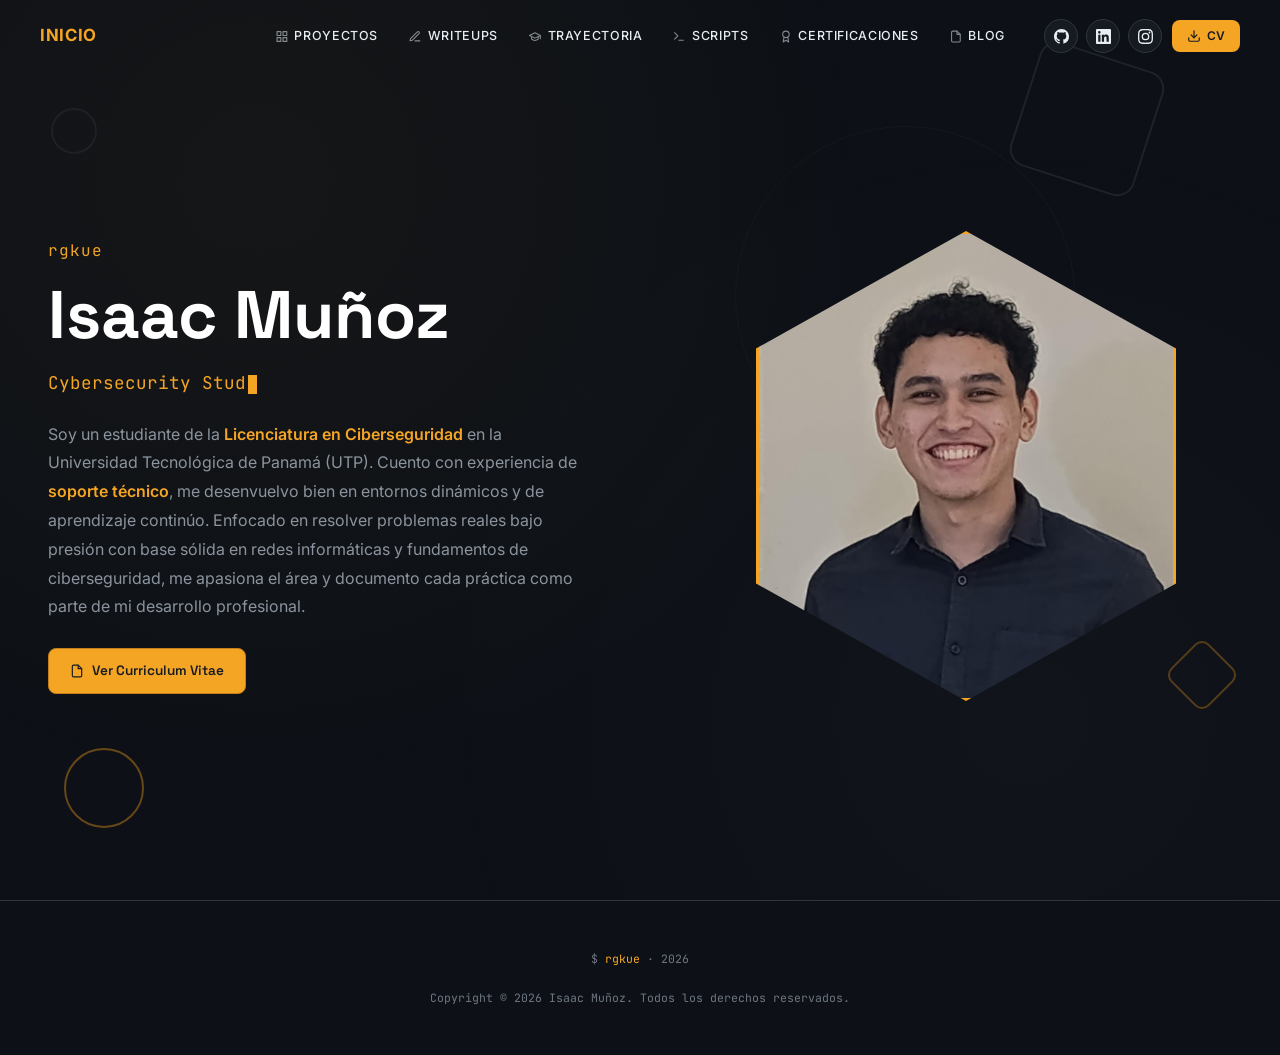
<file: index.html>
<!DOCTYPE html>
<html lang="es">
  <!-- Google tag (gtag.js) -->
<script async src="https://www.googletagmanager.com/gtag/js?id=G-HTC1Y1F39M"></script>
<script>
  window.dataLayer = window.dataLayer || [];
  function gtag(){dataLayer.push(arguments);}
  gtag('js', new Date());

  gtag('config', 'G-HTC1Y1F39M');
</script>
<head>
  <meta charset="UTF-8" />
  <meta name="viewport" content="width=device-width, initial-scale=1.0" />
  <meta name="google-site-verification" content="lrKZNl99YfQRlV9edDZHbNVpuK7LWq86TRbsjartiKY" />
  <title>Isaac Muñoz - Portafolio</title>
  <meta name="description" content="Portafolio de Isaac Muñoz (rgkue) - Ciberseguridad" />
  <link rel="canonical" href="https://isaacmunoz.web.app/" />
  <link rel="preconnect" href="https://fonts.googleapis.com" />
  <link rel="preconnect" href="https://fonts.gstatic.com" crossorigin />
  <link href="https://fonts.googleapis.com/css2?family=JetBrains+Mono:wght@400;700&family=Inter:wght@400;700;800&display=swap" rel="stylesheet" />
  <link rel="icon" href="assets/icon.png" />
  <link rel="stylesheet" href="style.css" />
</head>
<body class="page-index">
<canvas id="stars-canvas"></canvas>

<!-- ══════════════════════════════════════════
     NAV EXTRAS — redes + CV (fixed top-right)
══════════════════════════════════════════ -->
<div id="nav-extras">
  <div id="hero-socials" class="nav-socials"></div>
  <a href="assets/IsaacMunoz_CV.pdf" target="_blank" class="nav-cv-btn">
    <svg width="14" height="14" viewBox="0 0 24 24" fill="none" stroke="currentColor" stroke-width="2" stroke-linecap="round" stroke-linejoin="round"><path d="M21 15v4a2 2 0 01-2 2H5a2 2 0 01-2-2v-4"/><polyline points="7 10 12 15 17 10"/><line x1="12" y1="15" x2="12" y2="3"/></svg>
    CV
  </a>
</div>

<!-- ══════════════════════════════════════════
     HERO
══════════════════════════════════════════ -->
<section id="hero">
  <div class="hero-shape hero-shape-1"></div>
  <div class="hero-shape hero-shape-2"></div>
  <div class="hero-shape hero-shape-3"></div>
  <div class="hero-shape hero-shape-4"></div>
  <div class="hero-shape hero-shape-5"></div>
  <div class="hero-grid">
    <div class="hero-text">
      <div id="hero-alias" class="hero-alias mono"></div>
      <h1 id="hero-name" class="hero-name"></h1>
      <div id="hero-tagline" class="hero-tagline mono"></div>
      <p class="hero-about">
        Soy un estudiante de la <strong>Licenciatura en Ciberseguridad</strong> en la Universidad Tecnológica de Panamá (UTP). 
        Cuento con experiencia de <strong>soporte técnico</strong>, me desenvuelvo bien en entornos dinámicos y de aprendizaje continúo.  
        Enfocado en resolver problemas reales bajo presión con base sólida en redes informáticas y fundamentos de ciberseguridad, 
        me apasiona el área y documento cada práctica como parte de mi desarrollo profesional.
      </p>
      <div class="hero-cv-group">
        <a href="assets/IsaacMunoz_CV.pdf" target="_blank" rel="noopener noreferrer" class="btn-cv btn-cv-solid">
          <svg width="14" height="14" viewBox="0 0 24 24" fill="none" stroke="currentColor" stroke-width="2" stroke-linecap="round" stroke-linejoin="round"><path d="M14 2H6a2 2 0 0 0-2 2v16a2 2 0 0 0 2 2h12a2 2 0 0 0 2-2V8z"/><polyline points="14 2 14 8 20 8"/></svg>
          Ver Curriculum Vitae
        </a>
      </div>
    </div>
    <div class="hero-photo-wrap">
      <div id="hero-photo" class="hero-photo-placeholder">👤</div>
    </div>
  </div>
</section>

<!-- ══════════════════════════════════════════
     FOOTER
══════════════════════════════════════════ -->
<footer>
  <div id="footer-copy"   class="footer-copy mono"></div>
  <div id="footer-cop"    class="footer-copy mono"></div>
</footer>

<!-- Topbar compartido -->
<script src="nav.js"></script>

<!-- data primero, luego lógica -->
<script src="data.js"></script>
<script src="main.js"></script>
</body>
</html>
</file>
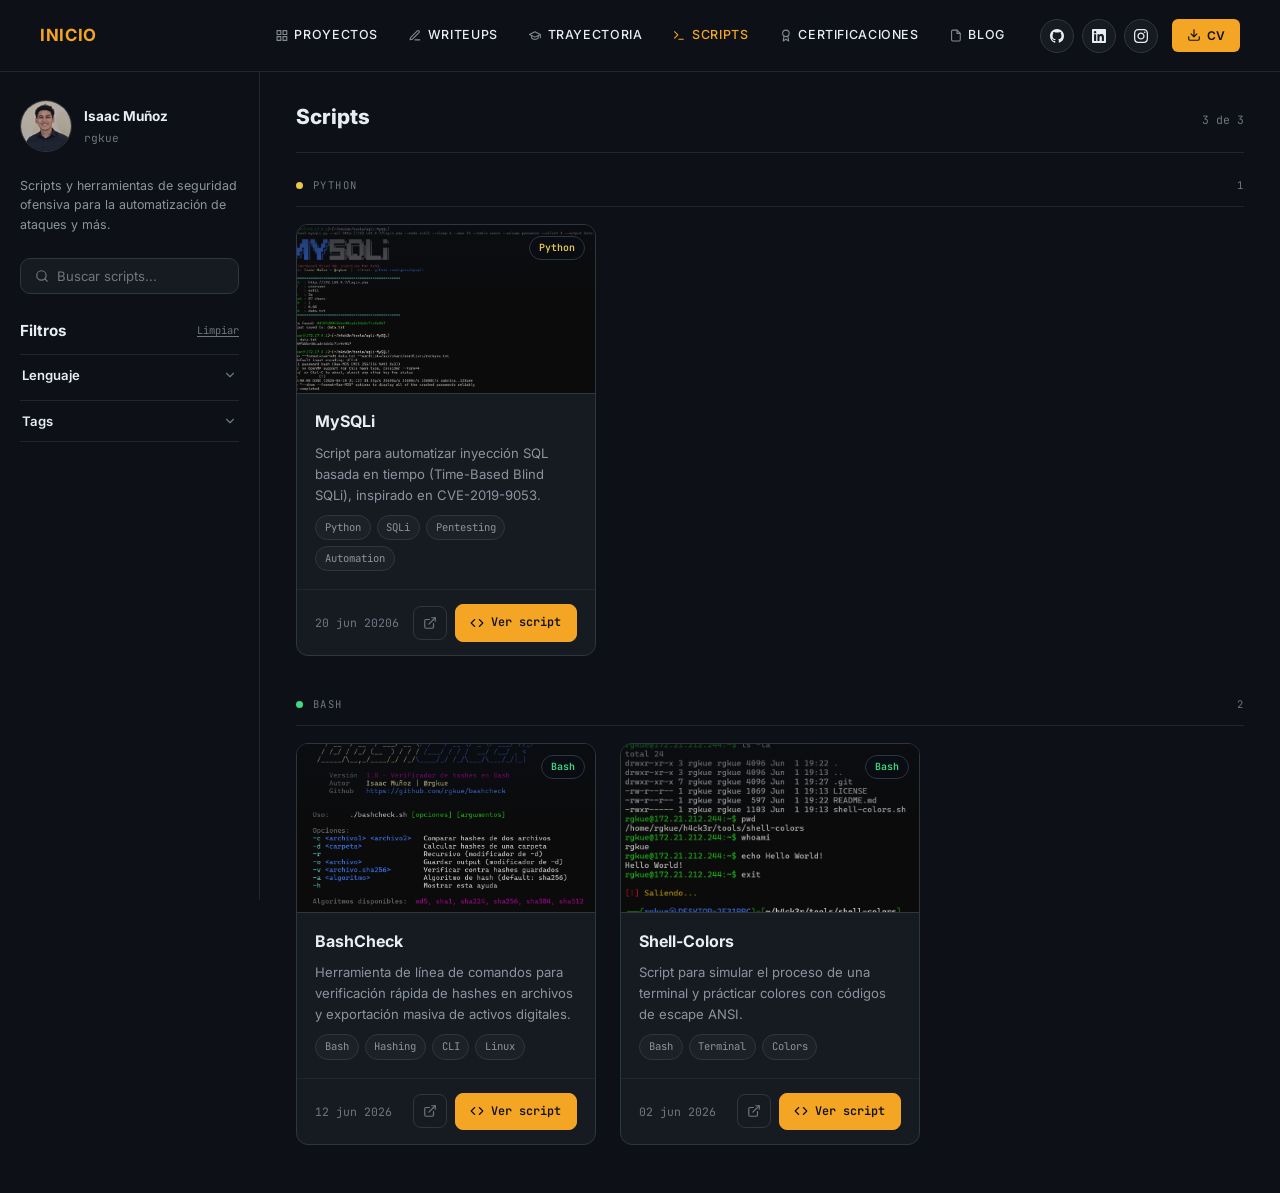
<file: scripts/index.html>
<!DOCTYPE html>
<html lang="es">
  <!-- Google tag (gtag.js) -->
<script async src="https://www.googletagmanager.com/gtag/js?id=G-HTC1Y1F39M"></script>
<script>
  window.dataLayer = window.dataLayer || [];
  function gtag(){dataLayer.push(arguments);}
  gtag('js', new Date());

  gtag('config', 'G-HTC1Y1F39M');
</script>
<head>
  <meta charset="UTF-8" />
  <meta name="viewport" content="width=device-width, initial-scale=1.0" />
  <title>Scripts - Isaac Muñoz</title>
  <meta name="description" content="Scripts y herramientas de seguridad - Isaac Muñoz (rgkue)." />
  <link rel="preconnect" href="https://fonts.googleapis.com" />
  <link rel="preconnect" href="https://fonts.gstatic.com" crossorigin />
  <link href="https://fonts.googleapis.com/css2?family=JetBrains+Mono:wght@400;600&family=Inter:wght@400;500;700&display=swap" rel="stylesheet" />
  <link rel="icon" href="../assets/icon.png" />
  <link rel="stylesheet" href="scripts.css" />
</head>
<body>

  <script src="../nav.js"></script>

  <div class="shell">

    <!-- ══ SIDEBAR IZQUIERDA: perfil + búsqueda + filtros ═══════ -->
    <aside class="sidebar-left">

      <div class="profile">
        <img
          class="avatar"
          src="../assets/photo.jpg"
          alt="Isaac Muñoz"
          width="52" height="52"
        />
        <div class="profile-text">
          <span class="profile-name">Isaac Muñoz</span>
          <span class="profile-handle mono">rgkue</span>
        </div>
      </div>
      <p class="profile-bio">Scripts y herramientas de seguridad ofensiva para la automatización de ataques y más.</p>

      <label class="search-wrap" for="search-input">
        <svg width="14" height="14" viewBox="0 0 24 24" fill="none" stroke="currentColor" stroke-width="2" stroke-linecap="round" stroke-linejoin="round">
          <circle cx="11" cy="11" r="8"/><line x1="21" y1="21" x2="16.65" y2="16.65"/>
        </svg>
        <input id="search-input" type="text" placeholder="Buscar scripts..." autocomplete="off" />
      </label>

      <div class="filters-block">
        <div class="filters-title">
          Filtros
          <button id="reset-btn" class="filters-clear">Limpiar</button>
        </div>

        <div class="accordion" data-acc="lenguaje">
          <button class="accordion-head">
            <span>Lenguaje</span>
            <svg class="chev" width="14" height="14" viewBox="0 0 24 24" fill="none" stroke="currentColor" stroke-width="2" stroke-linecap="round" stroke-linejoin="round"><polyline points="6 9 12 15 18 9"/></svg>
          </button>
          <div class="accordion-body" id="lang-list"></div>
        </div>

        <div class="accordion" data-acc="tags">
          <button class="accordion-head">
            <span>Tags</span>
            <svg class="chev" width="14" height="14" viewBox="0 0 24 24" fill="none" stroke="currentColor" stroke-width="2" stroke-linecap="round" stroke-linejoin="round"><polyline points="6 9 12 15 18 9"/></svg>
          </button>
          <div class="accordion-body" id="tag-list"></div>
        </div>
      </div>

    </aside>

    <!-- ══ FEED / GRID CENTRAL ═══════════════════════════════════ -->
    <main class="feed">

      <div class="feed-header">
        <span class="feed-title">Scripts</span>
        <span class="feed-count mono" id="feed-count"></span>
      </div>

      <div id="scripts-feed"></div>

    </main>

  </div>

  <script src="scripts-data.js"></script>
  <script src="scripts.js"></script>
</body>
</html>
</file>
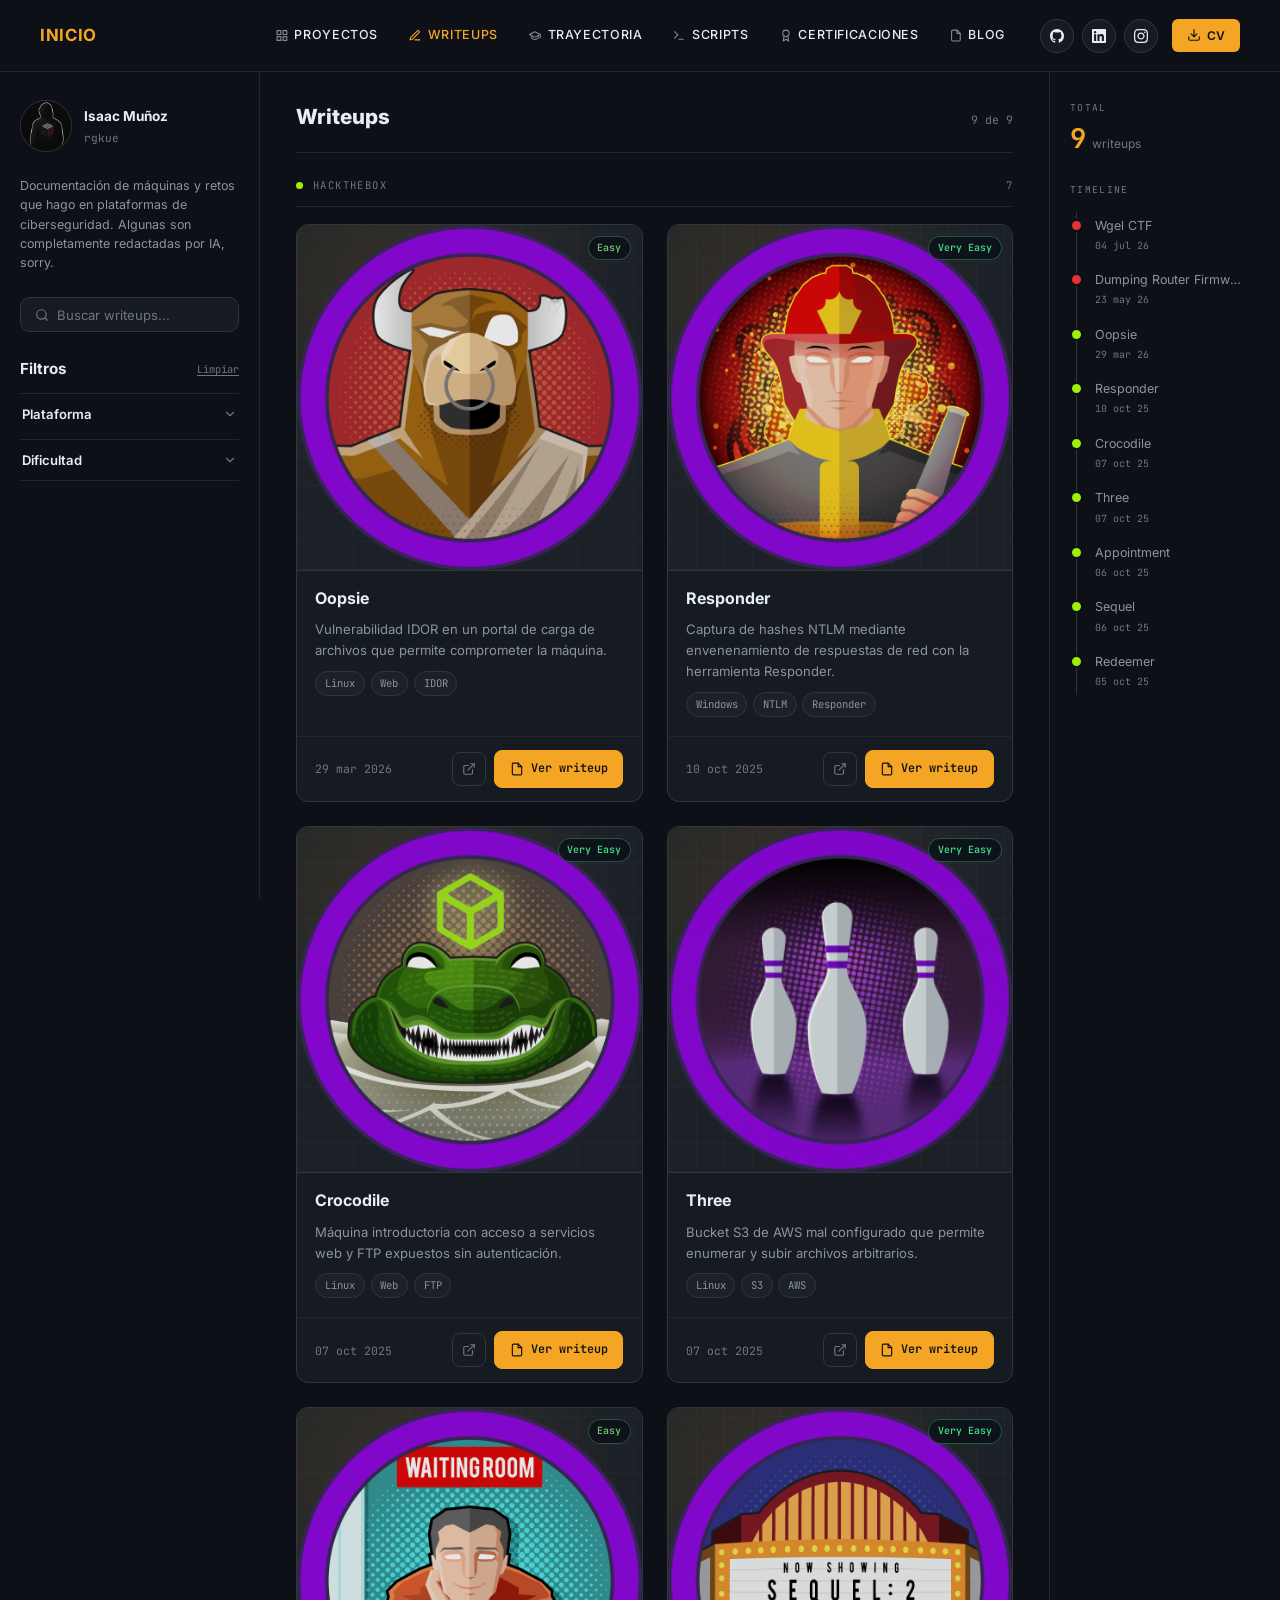
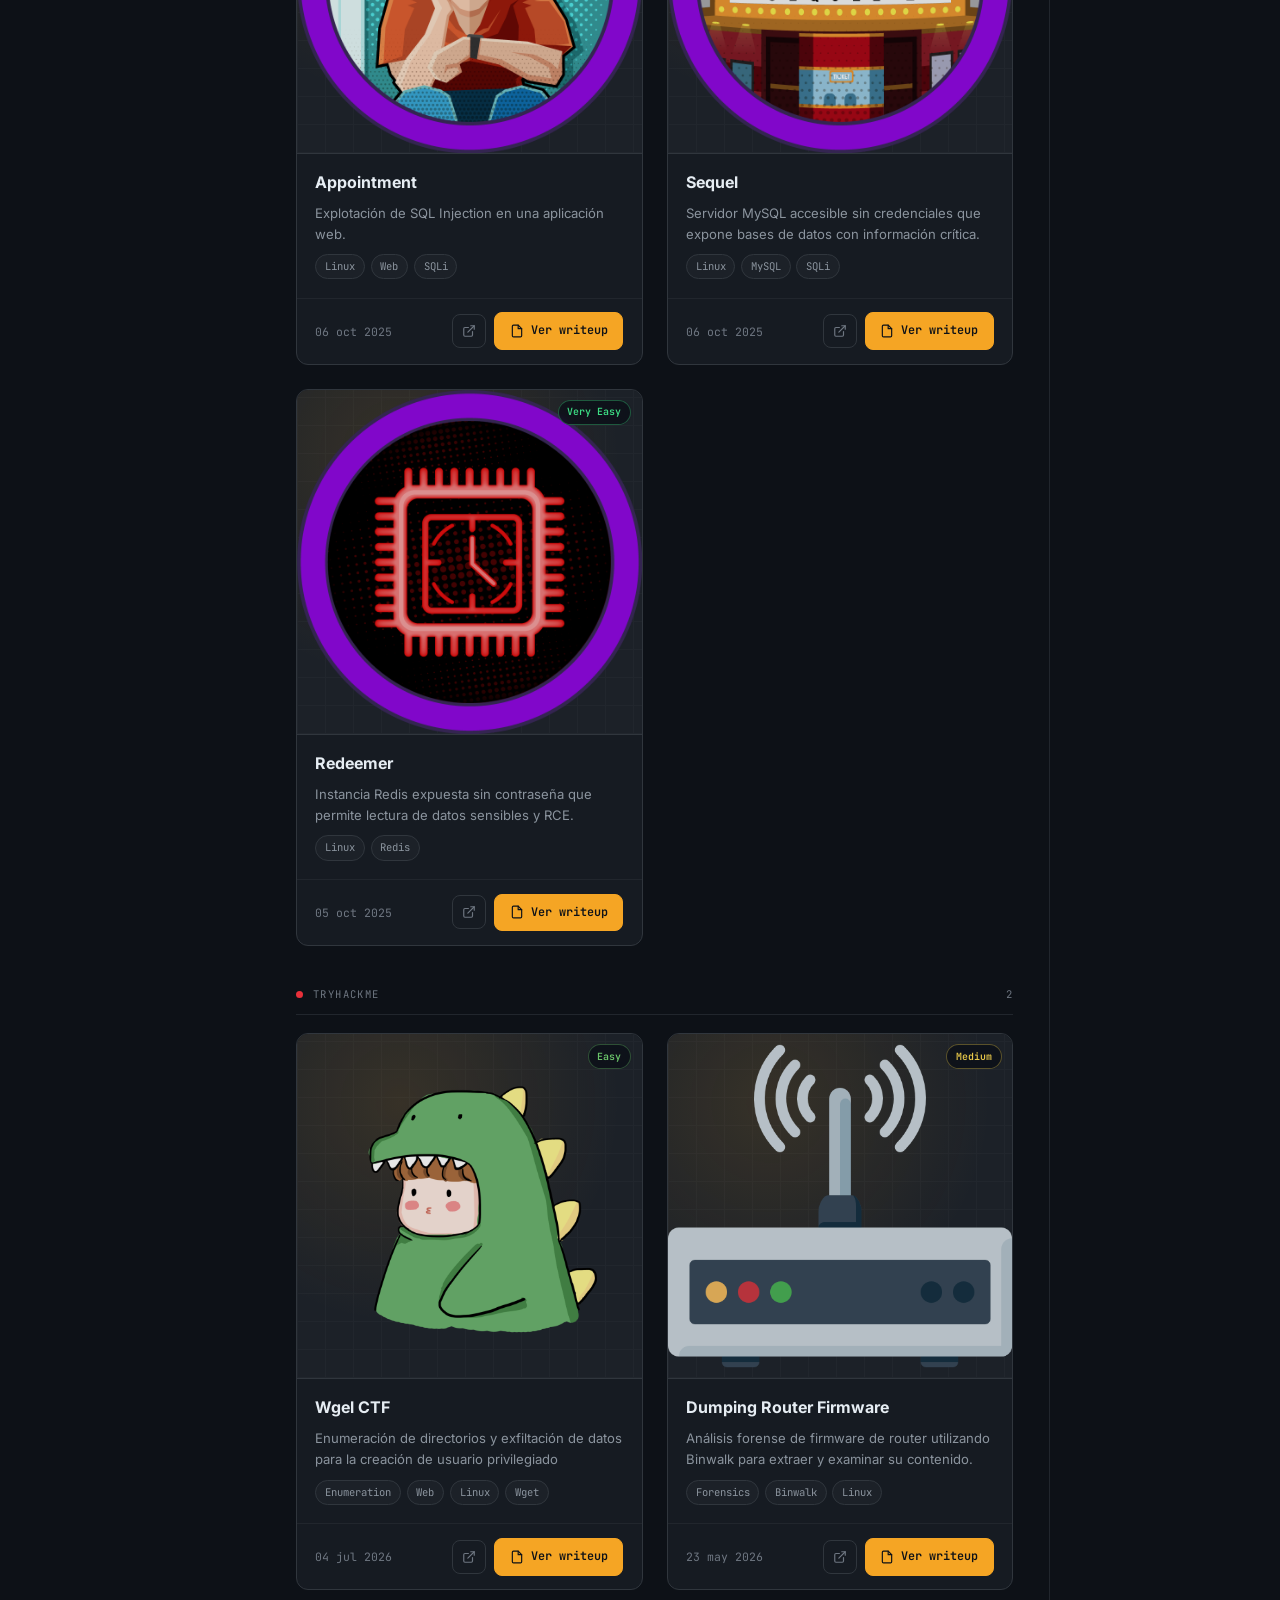
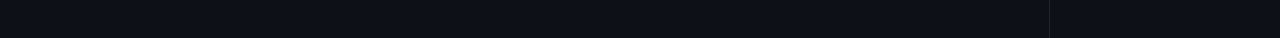
<file: writeups/index.html>
<!DOCTYPE html>
<html lang="es">
  <!-- Google tag (gtag.js) -->
<script async src="https://www.googletagmanager.com/gtag/js?id=G-HTC1Y1F39M"></script>
<script>
  window.dataLayer = window.dataLayer || [];
  function gtag(){dataLayer.push(arguments);}
  gtag('js', new Date());

  gtag('config', 'G-HTC1Y1F39M');
</script>
<head>
  <meta charset="UTF-8" />
  <meta name="viewport" content="width=device-width, initial-scale=1.0" />
  <title>Writeups - Isaac Muñoz</title>
  <meta name="description" content="Writeups de CTF y pentesting - Isaac Muñoz (rgkue)." />
  <link rel="preconnect" href="https://fonts.googleapis.com" />
  <link rel="preconnect" href="https://fonts.gstatic.com" crossorigin />
  <link href="https://fonts.googleapis.com/css2?family=JetBrains+Mono:wght@400;600&family=Inter:wght@400;500;700&display=swap" rel="stylesheet" />
  <link rel="icon" href="../assets/icon.png" />
  <link rel="stylesheet" href="writeups.css" />
</head>
<body>

  <script src="../nav.js"></script>

  <div class="shell">

    <!-- ══ SIDEBAR IZQUIERDA: perfil + búsqueda + filtros ═══════ -->
    <aside class="sidebar-left">

      <div class="profile">
        <img
          class="avatar"
          src="../assets/icon.png"
          alt="Isaac Muñoz"
          width="52" height="52"
        />
        <div class="profile-text">
          <span class="profile-name">Isaac Muñoz</span>
          <span class="profile-handle mono">rgkue</span>
        </div>
      </div>
      <p class="profile-bio">Documentación de máquinas y retos que hago en plataformas de ciberseguridad. Algunas son completamente redactadas por IA, sorry.</p>

      <label class="search-wrap" for="search-input">
        <svg width="14" height="14" viewBox="0 0 24 24" fill="none" stroke="currentColor" stroke-width="2" stroke-linecap="round" stroke-linejoin="round">
          <circle cx="11" cy="11" r="8"/><line x1="21" y1="21" x2="16.65" y2="16.65"/>
        </svg>
        <input id="search-input" type="text" placeholder="Buscar writeups..." autocomplete="off" />
      </label>

      <div class="filters-block">
        <div class="filters-title">
          Filtros
          <button id="reset-btn" class="filters-clear">Limpiar</button>
        </div>

        <div class="accordion" data-acc="plataforma">
          <button class="accordion-head">
            <span>Plataforma</span>
            <svg class="chev" width="14" height="14" viewBox="0 0 24 24" fill="none" stroke="currentColor" stroke-width="2" stroke-linecap="round" stroke-linejoin="round"><polyline points="6 9 12 15 18 9"/></svg>
          </button>
          <div class="accordion-body" id="platform-list"></div>
        </div>

        <div class="accordion" data-acc="dificultad">
          <button class="accordion-head">
            <span>Dificultad</span>
            <svg class="chev" width="14" height="14" viewBox="0 0 24 24" fill="none" stroke="currentColor" stroke-width="2" stroke-linecap="round" stroke-linejoin="round"><polyline points="6 9 12 15 18 9"/></svg>
          </button>
          <div class="accordion-body" id="diff-list"></div>
        </div>
      </div>

    </aside>

    <!-- ══ FEED / GRID CENTRAL ═══════════════════════════════════ -->
    <main class="feed">

      <div class="feed-header">
        <span class="feed-title">Writeups</span>
        <span class="feed-count mono" id="feed-count"></span>
      </div>

      <div id="writeups-feed"></div>

    </main>

    <!-- ══ PANEL DERECHO: timeline ═══════════════════════════════ -->
    <aside class="sidebar-right">
      <div class="panel-section">
        <p class="sidebar-label">Total</p>
        <div class="stat-row">
          <span id="count-total" class="stat-num mono">0</span>
          <span class="stat-label">writeups</span>
        </div>
      </div>

      <div class="panel-section panel-timeline">
        <p class="sidebar-label">Timeline</p>
        <div id="timeline" class="timeline"></div>
      </div>
    </aside>

  </div>

  <script src="writeups-data.js"></script>
  <script src="writeups.js"></script>
</body>
</html>
</file>
<file: style.css>
@import url('https://fonts.googleapis.com/css2?family=Space+Grotesk:wght@400;500;600;700&display=swap');

/* ─── VARIABLES ─────────────────────────────────────────── */
:root {
  --bg:          #0d1117;
  --bg-card:     #161b22;
  --bg-card-2:   #1c2128;
  --border:      #30363d;
  --border-dim:  #21262d;
  --accent:      #f5a524;
  --accent-dim:  #c47e1a;
  --accent-soft: rgba(245, 165, 36, 0.12);
  --text:        #e6edf3;
  --text-dim:    #8b949e;
  --text-muted:  #6e7681;
  --heading:     'Space Grotesk', 'Inter', system-ui, sans-serif;
  --mono:        'JetBrains Mono', 'Fira Code', monospace;
  --sans:        'Inter', system-ui, sans-serif;
  --radius:      12px;
  --radius-sm:   8px;
  --shadow:      0 4px 12px rgba(0, 0, 0, 0.3);
}

/* ─── RESET ─────────────────────────────────────────────── */
*, *::before, *::after { box-sizing: border-box; margin: 0; padding: 0; }
html { scroll-behavior: smooth; }
body {
  background: var(--bg);
  color: var(--text);
  font-family: var(--sans);
  font-size: 15px;
  line-height: 1.65;
  overflow-x: hidden;
  min-height: 100vh;
}
body::before {
  content: '';
  position: fixed;
  inset: 0;
  background-image:
    radial-gradient(circle at 20% 20%, rgba(245,165,36,0.04) 0%, transparent 50%),
    radial-gradient(circle at 80% 80%, rgba(255,255,255,0.02) 0%, transparent 50%);
  pointer-events: none;
  z-index: 0;
}

/* ─── TIPOGRAFÍA ─────────────────────────────────────────── */
h1, h2, h3, h4, h5, h6 { font-family: var(--heading); }
a { color: var(--accent); text-decoration: none; transition: opacity 0.2s; }
a:hover { opacity: 0.75; }
.mono { font-family: var(--mono); }

/* ─── LAYOUT ─────────────────────────────────────────────── */
.container { max-width: 1100px; margin: 0 auto; padding: 0 2rem; }
section { position: relative; z-index: 1; }

/* ─── ESTRELLAS ──────────────────────────────────────────── */
/* #stars-canvas { position: fixed; inset: 0; z-index: 0; pointer-events: none; } */
#stars-canvas { display: none; }

/* ─── HERO ───────────────────────────────────────────────── */
.hero-photo {
  width: 420px;
  height: 470px;
  clip-path: polygon(50% 0%, 100% 25%, 100% 75%, 50% 100%, 0% 75%, 0% 25%);
  object-fit: cover;
  object-position: center top;
  border: 3px solid var(--accent);
}
.hero-photo-placeholder {
  width: 210px; height: 230px;
  clip-path: polygon(50% 0%, 100% 25%, 100% 75%, 50% 100%, 0% 75%, 0% 25%);
  background: var(--bg-card); border: 3px solid var(--accent);
  display: flex; align-items: center; justify-content: center; font-size: 2.5rem;
}

/* Nombre — heading profesional */
.hero-name {
  font-family: var(--heading);
  font-size: clamp(2.2rem, 6vw, 4rem);
  font-weight: 700;
  color: #fff;
  letter-spacing: 0.12em;
  text-transform: uppercase;
}

.hero-alias {
  font-size: 1rem;
  color: var(--accent);
  letter-spacing: 0.06em;
}

/* Tagline con cursor parpadeante */
.hero-tagline {
  font-size: 0.88rem;
  color: var(--text-dim);
  max-width: 440px;
  min-height: 1.4em;
}
.cursor {
  display: inline-block;
  width: 9px; height: 1.1em;
  background: var(--accent);
  margin-left: 2px;
  vertical-align: middle;
  animation: blink 1s step-end infinite;
}
@keyframes blink { 0%,100%{opacity:1} 50%{opacity:0} }

.hero-socials {
  display: flex; gap: 0.75rem; flex-wrap: wrap; justify-content: center; margin-top: 0.5rem;
}
.btn-social {
  display: inline-flex; align-items: center; gap: 0.5rem;
  padding: 0.55rem 1.2rem;
  border: 1px solid var(--border); border-radius: 999px;
  background: var(--bg-card); color: var(--text);
  font-size: 0.82rem; font-family: var(--sans);
  transition: border-color 0.2s, background 0.2s, color 0.2s; cursor: pointer;
}
.btn-social:hover {
  border-color: var(--accent-dim); background: var(--bg-card-2); color: var(--accent); opacity: 1;
}

.scroll-hint {
  position: absolute; bottom: 2rem; left: 50%; transform: translateX(-50%);
  display: flex; flex-direction: column; align-items: center; gap: 0.4rem;
  color: var(--text-muted); font-size: 0.7rem;
  animation: bounce 2s ease-in-out infinite;
}
@keyframes bounce {
  0%,100% { transform: translateX(-50%) translateY(0); }
  50%      { transform: translateX(-50%) translateY(6px); }
}

/* ─── SECTION LABEL ──────────────────────────────────────── */
.section-label {
  font-family: var(--heading); font-size: 0.7rem; letter-spacing: 0.2em;
  color: var(--text-muted); text-align: center; padding: 4rem 0 3rem; text-transform: uppercase;
}
.section-label span {
  display: inline-block; padding: 0.3rem 1rem;
  border-top: 1px solid var(--border); border-bottom: 1px solid var(--border);
}

/* section-label compacto para títulos dentro de columnas */
.bg-skills .section-label,
.bg-two-col .section-label {
  padding: 1.5rem 0 1.25rem;
}


/* ─── EXPLORAR + SOBRE MÍ ────────────────────────────────── */
#explore-about { padding-bottom: 5rem; }

.explore-about-grid {
  display: grid;
  grid-template-columns: 1fr;
  max-width: 640px;
  margin: 0 auto;
  gap: 2.5rem;
  align-items: start;
}

.col-label {
  font-size: 0.72rem; letter-spacing: 0.15em; text-transform: uppercase;
  color: var(--text-muted); margin-bottom: 1rem;
}

/* — Explore cards — */
.explore-cards { display: flex; flex-direction: column; gap: 0.6rem; }

.explore-card {
  display: flex; align-items: center; gap: 1rem;
  padding: 0.9rem 1.1rem;
  background: var(--bg-card); border: 1px solid var(--border);
  border-radius: var(--radius); text-decoration: none; color: inherit;
  transition: border-color 0.2s, background 0.2s, transform 0.2s, box-shadow 0.2s;
  cursor: pointer;
}
.explore-card:hover {
  border-color: var(--border); background: var(--bg-card-2);
  transform: translateX(4px); opacity: 1;
  box-shadow: var(--shadow);
}
.explore-card:hover .explore-card-icon { color: var(--accent); }
.explore-card:hover .explore-card-arrow { color: var(--accent); opacity: 1; }

.explore-card-icon {
  color: var(--text-muted); flex-shrink: 0;
  transition: color 0.2s;
  display: flex; align-items: center;
}
.explore-card-body { flex: 1; min-width: 0; }
.explore-card-label {
  font-family: var(--heading); font-size: 0.82rem; font-weight: 700;
  color: #fff; margin-bottom: 0.15rem;
}
.explore-card-desc { font-size: 0.78rem; color: var(--text-dim); }
.explore-card-arrow { color: var(--text-muted); opacity: 0.4; flex-shrink: 0; transition: color 0.2s, opacity 0.2s; }

/* — About card — */
.about-card {
  background: var(--bg-card); border: 1px solid var(--border);
  border-radius: var(--radius); padding: 1.75rem;
  display: flex; flex-direction: column; gap: 1rem;
}
.about-text { font-size: 0.88rem; color: var(--text-dim); line-height: 1.75; }
.about-text strong { color: var(--accent); font-weight: 600; }
.about-chips { display: flex; flex-wrap: wrap; gap: 0.4rem; margin-top: 0.25rem; }
.about-chip {
  font-family: var(--mono); font-size: 0.68rem;
  padding: 0.2rem 0.65rem; border-radius: 999px;
  background: var(--accent-soft); border: 1px solid var(--border);
  color: var(--accent); letter-spacing: 0.03em;
  transition: border-color 0.2s, color 0.2s;
}
.about-chip:hover { border-color: var(--accent-dim); color: var(--accent); }

/* — Responsive explore-about — */
@media (max-width: 768px) {
  .explore-about-grid { grid-template-columns: 1fr; }
}

/* ─── TRAYECTORIA (edu + exp + cv) ──────────────────────── */
#background { padding-bottom: 5rem; }

.background-grid {
  display: grid;
  grid-template-columns: 1fr 1fr auto;
  gap: 2.5rem;
  align-items: start;
}

.bg-col { display: flex; flex-direction: column; gap: 1rem; }
.bg-col-cv { min-width: 220px; }

@media (max-width: 900px) {
  .background-grid { grid-template-columns: 1fr; }
  .bg-col-cv { min-width: unset; }
}

/* ─── PROYECTOS ──────────────────────────────────────────── */
#projects { padding-bottom: 5rem; }
#projects .container { display: flex; flex-direction: column; gap: 1.5rem; }

.category-header {
  display: flex; align-items: center; justify-content: space-between;
  padding: 1rem 1.25rem; border: 1px solid var(--border); border-radius: var(--radius);
  cursor: pointer; background: var(--bg-card);
  transition: border-color 0.2s, background 0.2s; user-select: none;
}
.category-header:hover { border-color: var(--border); background: var(--bg-card-2); }
.category-header.open { border-bottom-left-radius:0; border-bottom-right-radius:0; border-color: var(--border); }
.cat-left { display: flex; align-items: center; gap: 0.75rem; font-family: var(--heading); font-size: 0.9rem; color: var(--text); }
.cat-count {
  font-family: var(--mono); font-size: 0.72rem; color: var(--text-dim);
  background: var(--bg-card-2); padding: 0.1rem 0.5rem; border-radius: 999px; border: 1px solid var(--border);
}
.cat-chevron { color: var(--text-muted); font-size: 1rem; transition: transform 0.3s; }
.category-header.open .cat-chevron { transform: rotate(180deg); }

.category-body {
  display: none;
  grid-template-columns: repeat(auto-fill, minmax(280px, 1fr));
  gap: 1px;
  border: 1px solid var(--border); border-top: none;
  border-radius: 0 0 var(--radius) var(--radius);
  overflow: hidden; background: var(--border);
}
.category-body.open { display: grid; }

.project-card {
  background: var(--bg-card); padding: 1.5rem;
  display: flex; flex-direction: column; gap: 0.75rem;
  transition: background 0.2s;
}
.project-card:hover { background: var(--bg-card-2); }

.project-status {
  display: flex; align-items: center; gap: 0.4rem;
  font-family: var(--mono); font-size: 0.68rem; text-transform: uppercase; letter-spacing: 0.1em;
}
.status-dot { width: 7px; height: 7px; border-radius: 50%; flex-shrink: 0; }
.status-done     { color: var(--accent); }
.status-done     .status-dot { background: var(--accent); }
.status-progress { color: var(--accent); }
.status-progress .status-dot { background: var(--accent); }
.status-planned  { color: var(--text-muted); }
.status-planned  .status-dot { background: var(--text-muted); }

.project-title { font-family: var(--heading); font-size: 1.05rem; font-weight: 700; color: #fff; }
.project-desc  { font-size: 0.85rem; color: var(--text-dim); flex: 1; }
.project-tags  { display: flex; flex-wrap: wrap; gap: 0.4rem; }
.tag {
  font-family: var(--mono); font-size: 0.68rem; color: var(--text-dim);
  background: var(--bg-card-2); border: 1px solid var(--border);
  padding: 0.15rem 0.55rem; border-radius: 999px;
}
.project-repo {
  display: inline-flex; align-items: center; gap: 0.4rem;
  font-family: var(--mono); font-size: 0.78rem; color: var(--accent); margin-top: 0.25rem;
}

/* ─── SERVICIOS (pendiente) ──────────────────────────────── */
#services { padding-bottom: 5rem; }
#services .container { display: flex; flex-direction: column; gap: 1.5rem; }
.services-coming {
  border: 1px dashed var(--border); border-radius: var(--radius);
  padding: 3rem 2rem; text-align: center; color: var(--text-muted);
  font-size: 0.85rem;
  display: flex; flex-direction: column; align-items: center; gap: 0.75rem;
}
.services-coming .coming-icon { font-size: 2rem; }
.services-grid { display: grid; grid-template-columns: repeat(auto-fill, minmax(280px, 1fr)); gap: 1rem; }
.service-card {
  background: var(--bg-card); border: 1px solid var(--border); border-radius: var(--radius);
  padding: 1.75rem; display: flex; flex-direction: column; gap: 0.75rem;
  transition: border-color 0.2s, transform 0.2s, box-shadow 0.2s;
}
.service-card:hover { border-color: var(--border); transform: translateY(-3px); box-shadow: var(--shadow); }
.service-icon { font-size: 1.75rem; }
.service-title { font-family: var(--heading); font-size: 1rem; font-weight: 700; color: #fff; }
.service-desc  { font-size: 0.85rem; color: var(--text-dim); }

.services-cta {
  display: flex; justify-content: center; margin-top: 1.5rem;
}

.services-cta-btn {
  display: inline-flex; align-items: center; justify-content: center;
  padding: 0.95rem 1.5rem;
  border-radius: 999px;
  border: 1px solid var(--accent);
  background: var(--accent);
  color: #0d1117;
  font-family: var(--heading);
  font-size: 0.85rem;
  font-weight: 700;
  text-decoration: none;
  transition: opacity 0.2s, transform 0.2s, box-shadow 0.2s;
}

.services-cta-btn:hover {
  opacity: 0.95;
  transform: translateY(-1px);
  box-shadow: var(--shadow);
}

/* ─── CV & HABILIDADES ───────────────────────────────────── */
#skills { padding-bottom: 5rem; }
#skills .container { display: flex; flex-direction: column; gap: 2rem; }

.cv-card {
  text-align: center; border: 1px solid var(--border); border-radius: var(--radius);
  padding: 2.5rem 2rem; background: var(--bg-card);
  display: flex; flex-direction: column; align-items: center; gap: 1rem;
}
.cv-icon { font-size: 2.5rem; line-height: 1; }
.cv-title { font-family: var(--heading); font-size: 1.1rem; font-weight: 700; color: #fff; }
.cv-sub { font-size: 0.85rem; color: var(--text-dim); }
.btn-cv {
  display: inline-flex; align-items: center; gap: 0.5rem;
  padding: 0.7rem 1.75rem; border: 1px solid var(--accent-dim); border-radius: 999px;
  background: var(--accent-soft); color: var(--accent);
  font-family: var(--heading); font-size: 0.85rem; cursor: pointer;
  transition: background 0.2s, box-shadow 0.2s;
}
.btn-cv:hover { background: rgba(245,165,36,0.2); box-shadow: var(--shadow); opacity:1; }

.skills-grid { display: grid; grid-template-columns: repeat(auto-fill, minmax(280px, 1fr)); gap: 1rem; }
.skill-card {
  background: var(--bg-card); border: 1px solid var(--border); border-radius: var(--radius);
  padding: 1.5rem; transition: border-color 0.2s, box-shadow 0.2s;
}
.skill-card:hover { border-color: var(--border); box-shadow: var(--shadow); }
.skill-cat { font-family: var(--heading); font-size: 0.85rem; font-weight: 700; color: #fff; margin-bottom: 0.75rem; }
.skill-list { list-style: none; display: flex; flex-direction: column; gap: 0.4rem; }
.skill-list li { font-size: 0.83rem; color: var(--text-dim); display: flex; align-items: center; gap: 0.5rem; }
.skill-list li::before { content:'›'; color: var(--accent); font-size:1rem; line-height:1; flex-shrink:0; }

/* ─── TRAYECTORIA — dos columnas ────────────────────────── */
.bg-skills {
  display: flex; flex-direction: column; gap: 0.75rem;
  margin-top: 2.5rem;
  margin-bottom: 0.5rem;
}

/* ── Highlight cards grid ── */
.bg-chips-wrap {
  /* layout manejado por .hl-two-col dentro */
}

.hl-card {
  --hl-accent: var(--accent);
  background: var(--bg-card);
  border: 1px solid var(--border);
  border-radius: var(--radius);
  padding: 1.1rem 1.2rem 1.2rem;
  display: flex; flex-direction: column; gap: 0.75rem;
  position: relative; overflow: hidden;
  transition: border-color 0.25s, transform 0.25s, box-shadow 0.25s;
}
/* barra lateral de color */
.hl-card::before {
  content: '';
  position: absolute; left: 0; top: 0; bottom: 0; width: 3px;
  background: var(--hl-accent);
  opacity: 0.8;
  transition: opacity 0.25s;
}
.hl-card:hover {
  border-color: var(--border);
  transform: translateY(-3px);
  box-shadow: var(--shadow);
}
.hl-card:hover::before { opacity: 1; }

.hl-header {
  display: flex; align-items: center; gap: 0.6rem;
}
.hl-icon {
  font-size: 1.15rem; line-height: 1; flex-shrink: 0;
}
.hl-label {
  font-family: var(--heading); font-size: 0.78rem; font-weight: 700;
  color: #fff; letter-spacing: 0.02em;
}

.hl-list {
  list-style: none; display: flex; flex-direction: column; gap: 0.35rem;
}
.hl-item {
  display: flex; align-items: baseline; gap: 0.5rem;
  font-size: 0.78rem; color: var(--text-dim); line-height: 1.4;
}
.hl-dot {
  width: 5px; height: 5px; border-radius: 50%; flex-shrink: 0;
  background: var(--hl-accent);
  opacity: 0.7;
  margin-top: 0.3rem;
  transition: opacity 0.2s;
}
.hl-card:hover .hl-dot { opacity: 1; }


/* ── Dos columnas 1:1 habilidades / certificaciones ── */
.hl-two-col {
  display: grid;
  grid-template-columns: 1fr;
  gap: 2rem;
  align-items: start;
}

.hl-col {
  display: flex;
  flex-direction: column;
  gap: 0.75rem;
}

.hl-stack {
  display: flex;
  flex-direction: column;
  gap: 0.85rem;
}

@media (max-width: 768px) {
  .hl-two-col { grid-template-columns: 1fr; }
}

/* ── Card única habilidades / certificaciones ── */
.hl-single-card {
  background: var(--bg-card);
  border: 1px solid var(--border);
  border-radius: var(--radius);
  padding: 1.25rem 1.5rem;
  display: flex;
  flex-direction: column;
  gap: 1rem;
  height: 100%;
}

.hl-single-title {
  font-family: var(--heading);
  font-size: 0.85rem;
  font-weight: 700;
  color: var(--text);
  padding-bottom: 0.5rem;
  border-bottom: 1px solid var(--border-dim);
}

.hl-single-list {
  list-style: none;
  display: flex;
  flex-direction: column;
  gap: 0.45rem;
}

.hl-item {
  display: flex;
  align-items: baseline;
  gap: 0.5rem;
  font-size: 0.82rem;
  color: var(--text-dim);
  line-height: 1.4;
}

.hl-arrow {
  color: var(--accent);
  font-size: 1rem;
  line-height: 1;
  flex-shrink: 0;
}


.bg-two-col {
  display: grid;
  grid-template-columns: 1fr 1fr;
  gap: 2rem;
  align-items: start;
}
@media (max-width: 768px) {
  .bg-two-col { grid-template-columns: 1fr; }
}

/* ─── EDUCACIÓN ──────────────────────────────────────────── */
#education { padding-bottom: 5rem; }
#education .container { display: flex; flex-direction: column; gap: 1rem; }
.edu-card {
  display: grid; grid-template-columns: 3px 1fr;
  gap: 0 1.5rem; border: 1px solid var(--border); border-radius: var(--radius);
  overflow: hidden; background: var(--bg-card); transition: border-color 0.2s, box-shadow 0.2s;
}
.edu-card:hover { border-color: var(--border); box-shadow: var(--shadow); }
.edu-bar { background: var(--border); width: 3px; }
.edu-bar.current { background: var(--accent); }
.edu-content { padding: 1.25rem 1.25rem 1.25rem 0; display: flex; flex-direction: column; gap: 0.3rem; }
.edu-degree { font-family: var(--heading); font-size: 0.95rem; font-weight: 700; color: #fff; }
.edu-degree a { text-decoration: none; color: inherit; }
.edu-degree a:hover { text-decoration: underline; }
.edu-institution { font-size: 0.8rem; color: var(--accent); }
.edu-institution a { text-decoration: none; color: inherit; }
.edu-institution a:hover { text-decoration: underline; }
.edu-period { font-size: 0.75rem; color: var(--text-muted); }

/* ─── EXPERIENCIA ────────────────────────────────────────── */
#experience { padding-bottom: 5rem; }
#experience .container { display: flex; flex-direction: column; gap: 1rem; }
.section-sub {
  font-family: var(--heading);
  font-size: 0.7rem;
  letter-spacing: 0.2em;
  text-transform: uppercase;
  color: var(--text-muted);
  text-align: center;
  padding: 3rem 0 2.5rem;
  display: block;
  width: 100%;
}
.section-sub::after {
  content: attr(data-text);
}
/* Wrapper visual: línea arriba y abajo como .section-label */
.section-sub-inner {
  display: inline-block;
  padding: 0.3rem 1rem;
  border-top: 1px solid var(--border);
  border-bottom: 1px solid var(--border);
}

.exp-card {
  display: grid; grid-template-columns: 3px 1fr;
  gap: 0 1.5rem; border: 1px solid var(--border); border-radius: var(--radius);
  overflow: hidden; background: var(--bg-card); transition: border-color 0.2s, box-shadow 0.2s;
}
.exp-card:hover { border-color: var(--border); box-shadow: var(--shadow); }
.exp-bar { background: var(--border); width: 3px; }
.exp-bar.current { background: linear-gradient(to bottom, var(--accent), var(--accent-dim)); }
.exp-content { padding: 1.5rem 1.5rem 1.5rem 0; display: flex; flex-direction: column; gap: 0.5rem; }
.exp-header { display: flex; justify-content: space-between; align-items: flex-start; gap: 1rem; flex-wrap: wrap; }
.exp-role { font-family: var(--heading); font-size: 1rem; font-weight: 700; color: #fff; }
.exp-period { font-size: 0.75rem; color: var(--text-muted); white-space: nowrap; }
.exp-company { font-size: 0.82rem; color: var(--accent); }
.exp-company a { text-decoration: none; color: inherit; }
.exp-company a:hover { text-decoration: underline; }
.exp-desc { font-size: 0.85rem; color: var(--text-dim); }

/* ─── FOOTER ─────────────────────────────────────────────── */
footer {
  border-top: 1px solid var(--border); padding: 3rem 2rem; text-align: center;
  display: flex; flex-direction: column; align-items: center; gap: 1.25rem; position: relative; z-index: 1;
}
.footer-social { display: flex; gap: 1.5rem; flex-wrap: wrap; justify-content: center; }
.footer-social a {
  font-size: 0.8rem; color: var(--text-dim);
  display: flex; align-items: center; gap: 0.4rem; transition: color 0.2s;
}
.footer-social a:hover { color: var(--accent); opacity: 1; }
.footer-emails { display: flex; flex-direction: column; gap: 0.25rem; }
.footer-emails a { font-size: 0.75rem; color: var(--text-muted); }
.footer-copy { font-size: 0.72rem; color: var(--text-muted); }
.footer-copy span { color: var(--accent); }

/* ─── BLOG PREVIEW ───────────────────────────────────────── */
#blog { padding-bottom: 5rem; }
#blog .container { display: flex; flex-direction: column; gap: 1.5rem; }

.blog-preview-grid {
  display: grid;
  grid-template-columns: repeat(auto-fill, minmax(300px, 1fr));
  gap: 1rem;
}

.blog-preview-card {
  background: var(--bg-card);
  border: 1px solid var(--border);
  border-radius: var(--radius);
  padding: 1.5rem;
  cursor: pointer;
  display: flex; flex-direction: column; gap: 0.75rem;
  transition: border-color .25s, background .25s, transform .25s, box-shadow .25s;
  text-decoration: none;
}
.blog-preview-card:hover {
  border-color: var(--border);
  background: var(--bg-card-2);
  transform: translateY(-4px);
  opacity: 1;
  box-shadow: var(--shadow);
}

.blog-preview-meta {
  display: flex; align-items: center; gap: 0.6rem; flex-wrap: wrap;
}
.blog-preview-cat {
  font-family: var(--mono); font-size: 0.65rem; text-transform: uppercase; letter-spacing: .1em;
  padding: .15rem .6rem; border-radius: 999px;
  background: var(--accent-soft); border: 1px solid var(--border); color: var(--accent);
}
.blog-preview-date { font-size: 0.7rem; color: var(--text-muted); }

.blog-preview-title { font-family: var(--heading); font-size: 1rem; font-weight: 700; color: #fff; line-height: 1.3; }
.blog-preview-excerpt { font-size: 0.83rem; color: var(--text-dim); line-height: 1.6; }

.blog-preview-tags { display: flex; flex-wrap: wrap; gap: .35rem; margin-top: auto; }

.blog-cta { display: flex; justify-content: center; padding-top: 0.5rem; }

.btn-blog-all {
  display: inline-flex; align-items: center; gap: 0.5rem;
  padding: 0.65rem 1.75rem;
  border: 1px solid var(--accent-dim); border-radius: 999px;
  background: var(--accent-soft); color: var(--accent);
  font-family: var(--heading); font-size: 0.82rem;
  transition: background .2s, box-shadow .2s;
}
.btn-blog-all:hover {
  background: rgba(245,165,36,0.2);
  box-shadow: var(--shadow);
  opacity: 1;
}

/* ─── RESPONSIVE ─────────────────────────────────────────── */
@media (max-width: 768px) {
  .explore-about-grid { grid-template-columns: 1fr; gap: 1.5rem; }
  .bg-two-col { grid-template-columns: 1fr; gap: 1.5rem; }
  .hl-two-col { grid-template-columns: 1fr; gap: 1rem; }
}

@media (max-width: 640px) {
  .skills-grid, .category-body, .services-grid, .blog-preview-grid { grid-template-columns: 1fr; }
  .hero-name { font-size: 1.8rem; letter-spacing: 0.08em; }

  /* Container */
  .container { padding: 0 1rem; }

  /* Hero */
  #hero { padding: 4.5rem 1.25rem 3rem; gap: 1rem; }
  .hero-tagline { font-size: 0.8rem; }
  .btn-social { padding: 0.45rem 0.9rem; font-size: 0.78rem; }

  /* Section labels */
  .section-label { padding: 2.5rem 0 2rem; }

  /* CV card */
  .cv-card { padding: 1.75rem 1.25rem; }

  /* Edu / exp cards */
  .edu-content { padding: 1rem 1rem 1rem 0; }

  /* Footer */
  footer { padding: 2rem 1rem; }
}

/* ─── FADE-IN AL SCROLL ──────────────────────────────────── */
.fade-up { opacity: 0; transform: translateY(24px); transition: opacity 0.6s ease, transform 0.6s ease; }
.fade-up.visible { opacity: 1; transform: translateY(0); }

#nav-extras {
  position: fixed;
  top: 0; right: 2.5rem;
  height: 72px;
  display: flex; align-items: center; gap: 0.6rem;
  z-index: 1001;
}
.nav-socials { display: flex; gap: 0.5rem; }
.nav-socials .btn-social {
  font-size: 0;
  width: 34px; height: 34px;
  padding: 0;
  gap: 0;
  display: inline-flex; align-items: center; justify-content: center;
  border-radius: 50%;
  border: 1px solid var(--border);
  background: var(--bg-card);
}
.nav-socials .btn-social svg { width: 15px; height: 15px; }
.nav-cv-btn {
  display: inline-flex; align-items: center; gap: 0.35rem;
  padding: 0.4rem 0.95rem;
  background: var(--accent); color: #161b22;
  border-radius: var(--radius-sm);
  font-size: 0.75rem; font-weight: 600;
}
@media (max-width: 640px) {
  #nav-extras { right: 1rem; gap: 0.35rem; }
}
.btn-volver {
  display: inline-flex; align-items: center; gap: 0.4rem;
  color: var(--text-dim); font-size: 0.85rem;
  margin: 0 2rem 1.5rem;
}
.btn-volver:hover { color: var(--accent); }
#trayectoria-edu, #trayectoria-exp { padding-top: 6.5rem; }

#hero {
  min-height: 100vh;
  display: flex;
  align-items: center;
  padding: 6rem 3rem 4rem;
  position: relative;
  overflow: hidden;
}
.hero-grid {
  display: grid;
  grid-template-columns: 1.05fr 0.95fr;
  gap: 4rem;
  align-items: center;
  max-width: 1360px;
  margin: 0 auto;
  width: 100%;
  position: relative;
  z-index: 2;
}
.hero-text { display: flex; flex-direction: column; gap: 0.9rem; text-align: left; }
.hero-name {
  font-family: var(--heading);
  font-size: clamp(2.6rem, 5.5vw, 4.2rem);
  font-weight: 700;
  color: #fff;
  line-height: 1.12;
  text-transform: none;
  letter-spacing: 0;
}
.hero-tagline { font-size: 1.1rem; color: var(--accent); min-height: 1.6em; }
.hero-about {
  font-size: 1rem; color: var(--text-dim); line-height: 1.8;
  max-width: 54ch; margin-top: 0.5rem;
}
.hero-about strong { color: var(--accent); font-weight: 600; }
.hero-cv-group { display: flex; flex-wrap: wrap; gap: 0.85rem; margin-top: 0.75rem; }
.btn-cv {
  display: inline-flex; align-items: center; gap: 0.5rem;
  padding: 0.7rem 1.3rem;
  border-radius: var(--radius-sm);
  font-size: 0.85rem; font-weight: 600;
  transition: opacity 0.2s, background 0.2s, border-color 0.2s;
}
.btn-cv-solid { background: var(--accent); color: #161b22; }
.btn-cv-outline {
  background: transparent; color: var(--accent);
  border: 1.5px solid var(--accent-dim);
}
.btn-cv-outline:hover { background: var(--accent-soft); opacity: 1; }
.hero-photo-wrap { display: flex; justify-content: center; position: relative; z-index: 2; }
.hero-shape {
  position: absolute; z-index: 1; opacity: 0.5;
}
.hero-shape-1 {
  width: 130px; height: 130px; top: 6%; right: 10%;
  border: 2px solid var(--border); border-radius: 18px; transform: rotate(18deg);
}
.hero-shape-2 {
  width: 80px; height: 80px; bottom: 8%; left: 5%;
  border: 2px solid var(--accent-dim); border-radius: 50%;
}
.hero-shape-3 {
  width: 46px; height: 46px; top: 12%; left: 4%;
  border: 2px solid var(--border); border-radius: 50%; opacity: 0.4;
}
.hero-shape-4 {
  width: 54px; height: 54px; bottom: 22%; right: 4%;
  border: 2px solid var(--accent-dim); border-radius: 10px; transform: rotate(45deg); opacity: 0.4;
}
.hero-shape-5 {
  width: 340px; height: 340px; top: 14%; right: 16%;
  border: 1.5px solid var(--border); border-radius: 50%; opacity: 0.22;
}
@media (max-width: 900px) {
  .hero-grid { grid-template-columns: 1fr; text-align: center; }
  .hero-text { align-items: center; }
  .hero-photo, .hero-photo-placeholder { width: 240px !important; height: 270px !important; }
  .hero-cv-group { justify-content: center; }
}
</file>
<file: scripts/scripts.css>
/* ─── VARIABLES — misma paleta que el resto del sitio ─────────── */
:root {
  --bg:         #0d1117;
  --bg-card:    #161b22;
  --bg-card-2:  #1c2128;
  --bg-card-h:  #21262d;
  --border:     #30363d;
  --border-dim: #21262d;
  --accent:      #f5a524;
  --accent-dim:  #c47e1a;
  --accent-soft: rgba(245, 165, 36, 0.12);
  --text:       #e6edf3;
  --text-dim:   #8b949e;
  --text-muted: #6e7681;
  --mono:       'JetBrains Mono', 'Fira Code', monospace;
  --sans:       'Inter', system-ui, sans-serif;
  --r:          12px;
  --nav-h:      72px;
  --sidebar-w:  260px;

  /* Colores por lenguaje — igual que antes, solo se conservan como
     acento identificador de cada tag/badge, no reemplazan el ámbar */
  --lang-bash:   #3ddc84;
  --lang-python: #e8c84a;
  --lang-js:     #e8c84a;
  --lang-ruby:   #e06c6c;
  --lang-go:     #4e9de8;
  --lang-rust:   #e8903a;
  --lang-def:    #8b949e;
}

/* ─── RESET ─────────────────────────────────────────────────── */
*, *::before, *::after { box-sizing: border-box; margin: 0; padding: 0; }
html { scroll-behavior: smooth; }

body {
  background: var(--bg);
  color: var(--text);
  font-family: var(--sans);
  font-size: 14px;
  line-height: 1.65;
  overflow-x: hidden;
  min-height: 100vh;
}

a { color: inherit; text-decoration: none; }
.mono { font-family: var(--mono); }

/* ─── SHELL ─────────────────────────────────────────────────────
   2 columnas (sidebar + feed) — igual que /projects/, sin panel
   derecho porque no hay un feature único que lo justifique aquí. */
.shell {
  display: grid;
  grid-template-columns: var(--sidebar-w) 1fr;
  min-height: 100vh;
}

/* ──────────────────────────────────────────────────────────────
   SIDEBAR IZQUIERDA — perfil + búsqueda + filtros (acordeón)
────────────────────────────────────────────────────────────── */
.sidebar-left {
  border-right: 1px solid var(--border-dim);
  padding: 1.75rem 1.25rem;
  display: flex;
  flex-direction: column;
  gap: 1.5rem;
  position: sticky;
  top: var(--nav-h);
  height: calc(100vh - var(--nav-h));
  overflow-y: auto;
}

.profile { display: flex; align-items: center; gap: 0.75rem; }

.avatar {
  width: 52px; height: 52px;
  border-radius: 50%;
  border: 1px solid var(--border);
  object-fit: cover; flex-shrink: 0;
}

.profile-text { display: flex; flex-direction: column; gap: 0.1rem; overflow: hidden; }

.profile-name {
  font-size: 0.85rem; font-weight: 700; color: var(--text);
  white-space: nowrap; overflow: hidden; text-overflow: ellipsis;
}

.profile-handle { font-size: 0.7rem; color: var(--text-muted); }

.profile-bio {
  font-size: 0.78rem; color: var(--text-dim); line-height: 1.55;
}

/* Búsqueda — en el sidebar, no en el feed-header */
.search-wrap {
  display: flex; align-items: center; gap: 0.55rem;
  background: var(--bg-card);
  border: 1px solid var(--border);
  border-radius: 10px;
  padding: 0.55rem 0.85rem;
  transition: border-color 0.15s;
}
.search-wrap:focus-within { border-color: var(--accent-dim); }
.search-wrap svg { color: var(--text-muted); flex-shrink: 0; }
.search-wrap input {
  background: transparent; border: none; outline: none;
  color: var(--text); font-family: var(--sans); font-size: 0.82rem; width: 100%;
}
.search-wrap input::placeholder { color: var(--text-muted); }

/* ─── FILTROS — ACORDEÓN (combinables entre sí) ────────────────── */
.filters-block { display: flex; flex-direction: column; gap: 0.35rem; }

.filters-title {
  font-family: var(--sans);
  font-size: 0.95rem; font-weight: 700;
  color: var(--text);
  padding-bottom: 0.35rem;
  display: flex; align-items: center; justify-content: space-between;
}

.filters-clear {
  font-family: var(--mono); font-size: 0.65rem;
  color: var(--text-muted); background: none; border: none;
  cursor: pointer; text-decoration: underline;
  text-underline-offset: 2px;
  transition: color 0.15s;
}
.filters-clear:hover { color: var(--accent); }

.accordion { border-top: 1px solid var(--border-dim); }
.accordion:last-child { border-bottom: 1px solid var(--border-dim); }

.accordion-head {
  width: 100%;
  display: flex; align-items: center; justify-content: space-between;
  padding: 0.75rem 0.15rem;
  background: none; border: none;
  color: var(--text); font-family: var(--sans); font-size: 0.82rem; font-weight: 600;
  cursor: pointer;
}

.accordion-head .chev {
  color: var(--text-muted);
  transition: transform 0.2s;
  flex-shrink: 0;
}
.accordion.open .accordion-head .chev { transform: rotate(180deg); color: var(--accent); }

.accordion-body {
  display: none;
  flex-direction: column;
  gap: 0.15rem;
  padding-bottom: 0.65rem;
}
.accordion.open .accordion-body { display: flex; }

.filter-btn {
  display: flex; align-items: center; justify-content: space-between;
  padding: 0.4rem 0.4rem; border-radius: 7px;
  border: none; background: transparent;
  color: var(--text-dim); font-family: var(--mono); font-size: 0.78rem;
  cursor: pointer; text-align: left; width: 100%;
  transition: background 0.15s, color 0.15s;
}
.filter-btn:hover  { background: var(--bg-card); color: var(--text); }
.filter-btn.active { color: var(--accent); background: var(--accent-soft); }

.filter-num {
  font-size: 0.65rem; color: var(--text-muted);
  background: var(--bg-card-2); border: 1px solid var(--border-dim);
  border-radius: 999px; padding: 0 0.4rem; line-height: 1.6;
  font-family: var(--mono);
}
.filter-btn.active .filter-num { color: var(--accent); border-color: var(--accent-dim); }

.lang-dot {
  width: 7px; height: 7px; border-radius: 50%; flex-shrink: 0;
  margin-right: 0.5rem;
}

/* ──────────────────────────────────────────────────────────────
   FEED / GRID PRINCIPAL
────────────────────────────────────────────────────────────── */
.feed {
  padding: 1.75rem 2.25rem 3rem;
  display: flex; flex-direction: column; gap: 1.5rem;
}

.feed-header {
  display: flex; align-items: baseline; justify-content: space-between;
  gap: 1rem;
  padding-bottom: 1.1rem;
  border-bottom: 1px solid var(--border-dim);
}

.feed-title { font-size: 1.3rem; font-weight: 800; color: var(--text); }

.feed-count {
  font-family: var(--mono); font-size: 0.72rem; color: var(--text-muted);
  flex-shrink: 0;
}

/* ─── GRUPOS Y GRID DE TARJETAS ──────────────────────────────── */
#scripts-feed { display: flex; flex-direction: column; gap: 2.5rem; }

.sc-group-label {
  display: flex; align-items: center; gap: 0.6rem;
  font-family: var(--mono); font-size: 0.66rem;
  letter-spacing: 0.14em; text-transform: uppercase; color: var(--text-muted);
  padding-bottom: 0.7rem; margin-bottom: 1.1rem;
  border-bottom: 1px solid var(--border-dim);
}
.sc-group-count { margin-left: auto; }

.sc-group-items {
  display: grid;
  grid-template-columns: repeat(auto-fill, minmax(280px, 1fr));
  gap: 1.5rem;
}

.sc-card {
  display: flex;
  flex-direction: column;
  border-radius: var(--r);
  border: 1px solid var(--border);
  background: var(--bg-card);
  overflow: hidden;
  transition: border-color 0.18s, transform 0.18s, background 0.18s;
}
.sc-card:hover {
  border-color: var(--accent-dim);
  background: var(--bg-card-h);
  transform: translateY(-2px);
}

/* Thumb superior (16:9) — mismo lenguaje visual que projects/writeups:
   grilla técnica + ícono del lenguaje centrado.
   Se usa el truco clásico de padding-top en vez de aspect-ratio para
   garantizar el recorte 16:9 en cualquier motor de renderizado —
   el contenido real (ícono o captura) va absolute dentro. */
.sc-thumb-wrap {
  position: relative;
  padding-top: 56.25%; /* 16:9 */
  overflow: hidden;
  background:
    radial-gradient(circle at 30% 20%, var(--accent-soft), transparent 60%),
    repeating-linear-gradient(0deg, var(--border-dim) 0 1px, transparent 1px 28px),
    repeating-linear-gradient(90deg, var(--border-dim) 0 1px, transparent 1px 28px),
    var(--bg-card-2);
  border-bottom: 1px solid var(--border);
}
.sc-thumb {
  position: absolute;
  top: 50%; left: 50%;
  width: 56px; height: 56px;
  object-fit: contain;
  filter: brightness(0.95) saturate(0.9);
  transition: filter 0.2s, transform 0.2s;
  transform: translate(-50%, -50%);
}
.sc-card:hover .sc-thumb { filter: brightness(1.05) saturate(1.1); transform: translate(-50%, -50%) scale(1.08); }

/* Modo captura de ejecución: cuando el script trae "demo", la
   miniatura pasa de ícono centrado a la captura llenando el
   recuadro 16:9 edge-to-edge (mismo lenguaje que certifications). */
.sc-thumb-wrap.has-demo {
  background: var(--bg-card-2);
}

.sc-thumb-full {
  position: absolute; top: 0; right: 0; bottom: 0; left: 0;
  width: 100%; height: 100%;
  object-fit: cover;
  display: block;
  filter: brightness(0.9) saturate(0.9);
  transition: filter 0.2s, transform 0.2s;
}
.sc-card:hover .sc-thumb-full { filter: brightness(1.02) saturate(1.05); transform: scale(1.03); }

/* Gradiente oscuro superior para que el badge de lenguaje siga
   siendo legible sin importar el contraste de la captura. */
.sc-thumb-gradient {
  position: absolute; top: 0; right: 0; bottom: 0; left: 0;
  background: linear-gradient(180deg, rgba(10,14,22,0.6) 0%, rgba(10,14,22,0.1) 42%, rgba(10,14,22,0) 60%);
  pointer-events: none;
}

.lang-badge {
  position: absolute; top: 0.65rem; right: 0.65rem; z-index: 1;
  font-family: var(--mono); font-size: 0.62rem; font-weight: 600;
  padding: 0.2rem 0.55rem; border-radius: 999px;
  background: rgba(10,14,22,0.75);
  backdrop-filter: blur(4px);
  border: 1px solid var(--border);
}

/* Cuerpo de la tarjeta */
.sc-info { display: flex; flex-direction: column; gap: 0.6rem; padding: 1.1rem 1.15rem 1.15rem; flex: 1; }

.sc-title { font-size: 1rem; font-weight: 700; color: var(--text); line-height: 1.35; }

.sc-desc {
  font-size: 0.82rem; color: var(--text-dim); line-height: 1.6;
  display: -webkit-box;
  -webkit-line-clamp: 3; -webkit-box-orient: vertical; overflow: hidden;
}

.sc-tags { display: flex; flex-wrap: wrap; gap: 0.35rem; }

.tag {
  font-family: var(--mono); font-size: 0.66rem;
  color: var(--text-dim);
  background: var(--bg-card-2);
  border: 1px solid var(--border);
  padding: 0.18rem 0.55rem;
  border-radius: 999px;
  transition: color 0.15s, border-color 0.15s;
}
.tag:hover { color: var(--accent); border-color: var(--accent-dim); cursor: pointer; }

/* Pie de tarjeta: fecha + acciones */
.sc-footer {
  display: flex; align-items: center; justify-content: space-between;
  gap: 0.75rem;
  padding: 0.85rem 1.15rem;
  border-top: 1px solid var(--border-dim);
  margin-top: auto;
}

.sc-date {
  font-family: var(--mono); font-size: 0.72rem; color: var(--text-muted);
  white-space: nowrap; overflow: hidden; text-overflow: ellipsis;
}

.sc-actions { display: flex; align-items: center; gap: 0.5rem; flex-shrink: 0; }

.sc-link-repo {
  display: flex; align-items: center; justify-content: center;
  width: 34px; height: 34px;
  border-radius: 8px;
  border: 1px solid var(--border);
  color: var(--text-muted);
  transition: color 0.15s, border-color 0.15s;
  flex-shrink: 0;
}
.sc-link-repo:hover { color: var(--accent); border-color: var(--accent-dim); }

.sc-link-view {
  display: flex; align-items: center; gap: 0.45rem;
  font-family: var(--mono); font-size: 0.74rem; font-weight: 600;
  color: var(--bg);
  background: var(--accent);
  border: 1px solid var(--accent);
  padding: 0.5rem 0.9rem;
  border-radius: 8px;
  white-space: nowrap; flex-shrink: 0;
  transition: background 0.15s, transform 0.15s;
}
.sc-link-view:hover { background: #ffb648; transform: translateY(-1px); }

/* Empty state */
.empty-state {
  padding: 3rem 0; text-align: center;
  font-family: var(--mono); font-size: 0.8rem; color: var(--text-muted);
}

/* ─── RESPONSIVE ────────────────────────────────────────────── */
@media (max-width: 900px) {
  .shell { grid-template-columns: 1fr; }
  .sidebar-left {
    position: static; height: auto; border-right: none;
    border-bottom: 1px solid var(--border-dim);
  }
}
@media (max-width: 640px) {
  .feed { padding: 1.25rem 1.25rem 2.5rem; }
  .sc-group-items { grid-template-columns: 1fr; }
  .feed-header { flex-wrap: wrap; gap: 0.5rem; }
}
</file>
<file: writeups/writeups.css>
/* ─── VARIABLES — misma paleta que el resto del sitio ─────────── */
:root {
  --bg:         #0d1117;
  --bg-card:    #161b22;
  --bg-card-2:  #1c2128;
  --bg-card-h:  #21262d;
  --border:     #30363d;
  --border-dim: #21262d;
  --accent:      #f5a524;
  --accent-dim:  #c47e1a;
  --accent-soft: rgba(245, 165, 36, 0.12);
  --text:       #e6edf3;
  --text-dim:   #8b949e;
  --text-muted: #6e7681;
  --mono:       'JetBrains Mono', 'Fira Code', monospace;
  --sans:       'Inter', system-ui, sans-serif;
  --r:          12px;
  --nav-h:      72px;
  --sidebar-w:  260px;
  --right-w:    230px;

  /* Dificultad */
  --diff-veryeasy: #3ddc84;
  --diff-easy:     #6bc46a;
  --diff-medium:   #e8c84a;
  --diff-hard:     #e06c6c;
  --diff-insane:   #c084fc;

  /* Plataformas */
  --htb-c:  #9fef00;
  --thm-c:  #e8303a;
  --dl-c:   #4e9de8;
}

/* ─── RESET ─────────────────────────────────────────────────── */
*, *::before, *::after { box-sizing: border-box; margin: 0; padding: 0; }
html { scroll-behavior: smooth; }

body {
  background: var(--bg);
  color: var(--text);
  font-family: var(--sans);
  font-size: 14px;
  line-height: 1.65;
  overflow-x: hidden;
  min-height: 100vh;
}

a { color: inherit; text-decoration: none; }
.mono { font-family: var(--mono); }

/* ─── SHELL ──────────────────────────────────────────────────── */
.shell {
  display: grid;
  grid-template-columns: var(--sidebar-w) 1fr var(--right-w);
  min-height: 100vh;
}

/* ──────────────────────────────────────────────────────────────
   SIDEBAR IZQUIERDA — perfil + búsqueda + filtros (acordeón)
────────────────────────────────────────────────────────────── */
.sidebar-left {
  border-right: 1px solid var(--border-dim);
  padding: 1.75rem 1.25rem;
  display: flex;
  flex-direction: column;
  gap: 1.5rem;
  position: sticky;
  top: var(--nav-h);
  height: calc(100vh - var(--nav-h));
  overflow-y: auto;
}

.profile { display: flex; align-items: center; gap: 0.75rem; }

.avatar {
  width: 52px; height: 52px;
  border-radius: 50%;
  border: 1px solid var(--border);
  object-fit: cover; flex-shrink: 0;
}

.profile-text { display: flex; flex-direction: column; gap: 0.1rem; overflow: hidden; }

.profile-name {
  font-size: 0.85rem; font-weight: 700; color: var(--text);
  white-space: nowrap; overflow: hidden; text-overflow: ellipsis;
}

.profile-handle { font-size: 0.7rem; color: var(--text-muted); }

.profile-bio {
  font-size: 0.78rem; color: var(--text-dim); line-height: 1.55;
}

/* Búsqueda — en el sidebar */
.search-wrap {
  display: flex; align-items: center; gap: 0.55rem;
  background: var(--bg-card);
  border: 1px solid var(--border);
  border-radius: 10px;
  padding: 0.55rem 0.85rem;
  transition: border-color 0.15s;
}
.search-wrap:focus-within { border-color: var(--accent-dim); }
.search-wrap svg { color: var(--text-muted); flex-shrink: 0; }
.search-wrap input {
  background: transparent; border: none; outline: none;
  color: var(--text); font-family: var(--sans); font-size: 0.82rem; width: 100%;
}
.search-wrap input::placeholder { color: var(--text-muted); }

/* ─── FILTROS — ACORDEÓN ──────────────────────────────────────── */
.filters-block { display: flex; flex-direction: column; gap: 0.35rem; }

.filters-title {
  font-family: var(--sans);
  font-size: 0.95rem; font-weight: 700;
  color: var(--text);
  padding-bottom: 0.35rem;
  display: flex; align-items: center; justify-content: space-between;
}

.filters-clear {
  font-family: var(--mono); font-size: 0.65rem;
  color: var(--text-muted); background: none; border: none;
  cursor: pointer; text-decoration: underline;
  text-underline-offset: 2px;
  transition: color 0.15s;
}
.filters-clear:hover { color: var(--accent); }

.accordion { border-top: 1px solid var(--border-dim); }
.accordion:last-child { border-bottom: 1px solid var(--border-dim); }

.accordion-head {
  width: 100%;
  display: flex; align-items: center; justify-content: space-between;
  padding: 0.75rem 0.15rem;
  background: none; border: none;
  color: var(--text); font-family: var(--sans); font-size: 0.82rem; font-weight: 600;
  cursor: pointer;
}

.accordion-head .chev {
  color: var(--text-muted);
  transition: transform 0.2s;
  flex-shrink: 0;
}
.accordion.open .accordion-head .chev { transform: rotate(180deg); color: var(--accent); }

.accordion-body {
  display: none;
  flex-direction: column;
  gap: 0.15rem;
  padding-bottom: 0.65rem;
}
.accordion.open .accordion-body { display: flex; }

.filter-btn {
  display: flex; align-items: center; justify-content: space-between;
  padding: 0.4rem 0.4rem; border-radius: 7px;
  border: none; background: transparent;
  color: var(--text-dim); font-family: var(--mono); font-size: 0.78rem;
  cursor: pointer; text-align: left; width: 100%;
  transition: background 0.15s, color 0.15s;
}
.filter-btn:hover  { background: var(--bg-card); color: var(--text); }
.filter-btn.active { color: var(--accent); background: var(--accent-soft); }

.filter-num {
  font-size: 0.65rem; color: var(--text-muted);
  background: var(--bg-card-2); border: 1px solid var(--border-dim);
  border-radius: 999px; padding: 0 0.4rem; line-height: 1.6;
  font-family: var(--mono);
}
.filter-btn.active .filter-num { color: var(--accent); border-color: var(--accent-dim); }

.plat-dot {
  width: 7px; height: 7px; border-radius: 50%; flex-shrink: 0;
  margin-right: 0.5rem;
}
.plat-dot.htb { background: var(--htb-c); }
.plat-dot.thm { background: var(--thm-c); }
.plat-dot.dl  { background: var(--dl-c); }
.plat-dot.def { background: var(--text-muted); }

/* ──────────────────────────────────────────────────────────────
   FEED / GRID PRINCIPAL
────────────────────────────────────────────────────────────── */
.feed {
  border-right: 1px solid var(--border-dim);
  padding: 1.75rem 2.25rem 3rem;
  display: flex; flex-direction: column; gap: 1.5rem;
}

.feed-header {
  display: flex; align-items: baseline; justify-content: space-between;
  gap: 1rem;
  padding-bottom: 1.1rem;
  border-bottom: 1px solid var(--border-dim);
}

.feed-title { font-size: 1.3rem; font-weight: 800; color: var(--text); }

.feed-count {
  font-family: var(--mono); font-size: 0.72rem; color: var(--text-muted);
  flex-shrink: 0;
}

/* ─── GRUPOS Y GRID DE TARJETAS ──────────────────────────────── */
#writeups-feed { display: flex; flex-direction: column; gap: 2.5rem; }

.wu-group-label {
  display: flex; align-items: center; gap: 0.6rem;
  font-family: var(--mono); font-size: 0.66rem;
  letter-spacing: 0.14em; text-transform: uppercase; color: var(--text-muted);
  padding-bottom: 0.7rem; margin-bottom: 1.1rem;
  border-bottom: 1px solid var(--border-dim);
}
.wu-group-count { margin-left: auto; }

.wu-group-items {
  display: grid;
  grid-template-columns: repeat(auto-fill, minmax(280px, 1fr));
  gap: 1.5rem;
}

.wu-card {
  display: flex;
  flex-direction: column;
  border-radius: var(--r);
  border: 1px solid var(--border);
  background: var(--bg-card);
  overflow: hidden;
  transition: border-color 0.18s, transform 0.18s, background 0.18s;
}
.wu-card:hover {
  border-color: var(--accent-dim);
  background: var(--bg-card-h);
  transform: translateY(-2px);
}

/* Imagen superior (16:9) */
.wu-thumb-wrap {
  position: relative;
  aspect-ratio: 16/9;
  background:
    radial-gradient(circle at 30% 20%, var(--accent-soft), transparent 60%),
    repeating-linear-gradient(0deg, var(--border-dim) 0 1px, transparent 1px 28px),
    repeating-linear-gradient(90deg, var(--border-dim) 0 1px, transparent 1px 28px),
    var(--bg-card-2);
  display: flex; align-items: center; justify-content: center;
  border-bottom: 1px solid var(--border);
}
.wu-thumb {
  width: 100%; height: 100%;
  object-fit: cover;
  filter: brightness(0.9) saturate(0.85);
  transition: filter 0.2s, transform 0.2s;
}
.wu-card:hover .wu-thumb { filter: brightness(1) saturate(1); transform: scale(1.04); }

.wu-badge {
  position: absolute; top: 0.65rem; right: 0.65rem;
  font-family: var(--mono); font-size: 0.62rem; font-weight: 600;
  padding: 0.2rem 0.55rem; border-radius: 999px;
  background: rgba(10,14,22,0.75);
  backdrop-filter: blur(4px);
}
.diff-veryeasy { color: var(--diff-veryeasy); border: 1px solid rgba(61,220,132,0.35); }
.diff-easy     { color: var(--diff-easy);     border: 1px solid rgba(107,196,106,0.35); }
.diff-medium   { color: var(--diff-medium);   border: 1px solid rgba(232,200,74,0.35); }
.diff-hard     { color: var(--diff-hard);     border: 1px solid rgba(224,108,108,0.35); }
.diff-insane   { color: var(--diff-insane);   border: 1px solid rgba(192,132,252,0.35); }

.wu-plat-badge {
  position: absolute; top: 0.65rem; left: 0.65rem;
  display: flex; align-items: center; gap: 0.35rem;
  font-family: var(--mono); font-size: 0.62rem;
  padding: 0.2rem 0.55rem; border-radius: 999px;
  background: rgba(10,14,22,0.75);
  border: 1px solid var(--border);
  backdrop-filter: blur(4px);
  color: var(--text-dim);
}

/* Cuerpo de la tarjeta */
.wu-info { display: flex; flex-direction: column; gap: 0.6rem; padding: 1.1rem 1.15rem 1.15rem; flex: 1; }

.wu-title { font-size: 1rem; font-weight: 700; color: var(--text); line-height: 1.35; }

.wu-desc {
  font-size: 0.82rem; color: var(--text-dim); line-height: 1.6;
  display: -webkit-box;
  -webkit-line-clamp: 3; -webkit-box-orient: vertical; overflow: hidden;
}

.wu-tags { display: flex; flex-wrap: wrap; gap: 0.35rem; }

.tag {
  font-family: var(--mono); font-size: 0.66rem;
  color: var(--text-dim);
  background: var(--bg-card-2);
  border: 1px solid var(--border);
  padding: 0.18rem 0.55rem;
  border-radius: 999px;
  transition: color 0.15s, border-color 0.15s;
}
.tag:hover { color: var(--accent); border-color: var(--accent-dim); cursor: pointer; }

/* Pie de tarjeta: fecha + acciones */
.wu-footer {
  display: flex; align-items: center; justify-content: space-between;
  gap: 0.75rem;
  padding: 0.85rem 1.15rem;
  border-top: 1px solid var(--border-dim);
  margin-top: auto;
}

.wu-date {
  font-family: var(--mono); font-size: 0.72rem; color: var(--text-muted);
  white-space: nowrap; overflow: hidden; text-overflow: ellipsis;
}

.wu-actions { display: flex; align-items: center; gap: 0.5rem; flex-shrink: 0; }

.wu-link-challenge {
  display: flex; align-items: center; justify-content: center;
  width: 34px; height: 34px;
  border-radius: 8px;
  border: 1px solid var(--border);
  color: var(--text-muted);
  transition: color 0.15s, border-color 0.15s;
  flex-shrink: 0;
}
.wu-link-challenge:hover { color: var(--accent); border-color: var(--accent-dim); }

.wu-link-writeup {
  display: flex; align-items: center; gap: 0.45rem;
  font-family: var(--mono); font-size: 0.74rem; font-weight: 600;
  color: var(--bg);
  background: var(--accent);
  border: 1px solid var(--accent);
  padding: 0.5rem 0.9rem;
  border-radius: 8px;
  white-space: nowrap; flex-shrink: 0;
  transition: background 0.15s, transform 0.15s;
}
.wu-link-writeup:hover { background: #ffb648; transform: translateY(-1px); }

/* Empty state */
.empty-state {
  padding: 3rem 0; text-align: center;
  font-family: var(--mono); font-size: 0.8rem; color: var(--text-muted);
}

/* ──────────────────────────────────────────────────────────────
   SIDEBAR DERECHA — total + timeline
────────────────────────────────────────────────────────────── */
.sidebar-right {
  padding: 1.75rem 1.25rem;
  display: flex; flex-direction: column; gap: 1.75rem;
  position: sticky; top: var(--nav-h);
  height: calc(100vh - var(--nav-h));
  overflow-y: auto;
}

.panel-section { display: flex; flex-direction: column; gap: 0.6rem; }

.sidebar-label {
  font-family: var(--mono);
  font-size: 0.6rem; letter-spacing: 0.14em; text-transform: uppercase;
  color: var(--text-muted);
}

.stat-row { display: flex; align-items: baseline; gap: 0.4rem; }
.stat-num { font-size: 1.7rem; color: var(--accent); line-height: 1; font-weight: 700; }
.stat-label { font-size: 0.75rem; color: var(--text-muted); }

.panel-timeline { flex: 1; min-height: 0; }

.timeline {
  display: flex; flex-direction: column; gap: 0;
  position: relative; overflow-y: auto;
}

.timeline::before {
  content: '';
  position: absolute; left: 6px; top: 4px; bottom: 4px;
  width: 1px; background: var(--border);
}

.tl-item {
  display: flex; gap: 0.75rem; align-items: flex-start;
  padding: 0.5rem 0; position: relative;
  cursor: pointer; transition: opacity 0.15s;
}
.tl-item:hover { opacity: 0.75; }

.tl-dot {
  width: 13px; height: 13px; border-radius: 50%; flex-shrink: 0;
  border: 2px solid var(--bg); margin-top: 3px;
  position: relative; z-index: 1;
}
.tl-dot.htb { background: var(--htb-c); }
.tl-dot.thm { background: var(--thm-c); }
.tl-dot.dl  { background: var(--dl-c); }
.tl-dot.def { background: var(--text-muted); }

.tl-content { display: flex; flex-direction: column; gap: 0.1rem; min-width: 0; }

.tl-title {
  font-size: 0.78rem; color: var(--text-dim);
  white-space: nowrap; overflow: hidden; text-overflow: ellipsis;
  max-width: 150px;
}

.tl-date { font-family: var(--mono); font-size: 0.62rem; color: var(--text-muted); }

/* ─── RESPONSIVE ─────────────────────────────────────────────── */
@media (max-width: 1100px) {
  .shell { grid-template-columns: var(--sidebar-w) 1fr; }
  .sidebar-right { display: none; }
}
@media (max-width: 900px) {
  .shell { grid-template-columns: 1fr; }
  .sidebar-left {
    position: static; height: auto;
    border-right: none;
    border-bottom: 1px solid var(--border-dim);
  }
  .feed { border-right: none; }
}
@media (max-width: 640px) {
  .feed { padding: 1.25rem 1rem 2rem; }
  .wu-group-items { grid-template-columns: 1fr; }
  .feed-header { flex-wrap: wrap; gap: 0.5rem; }
}
</file>
